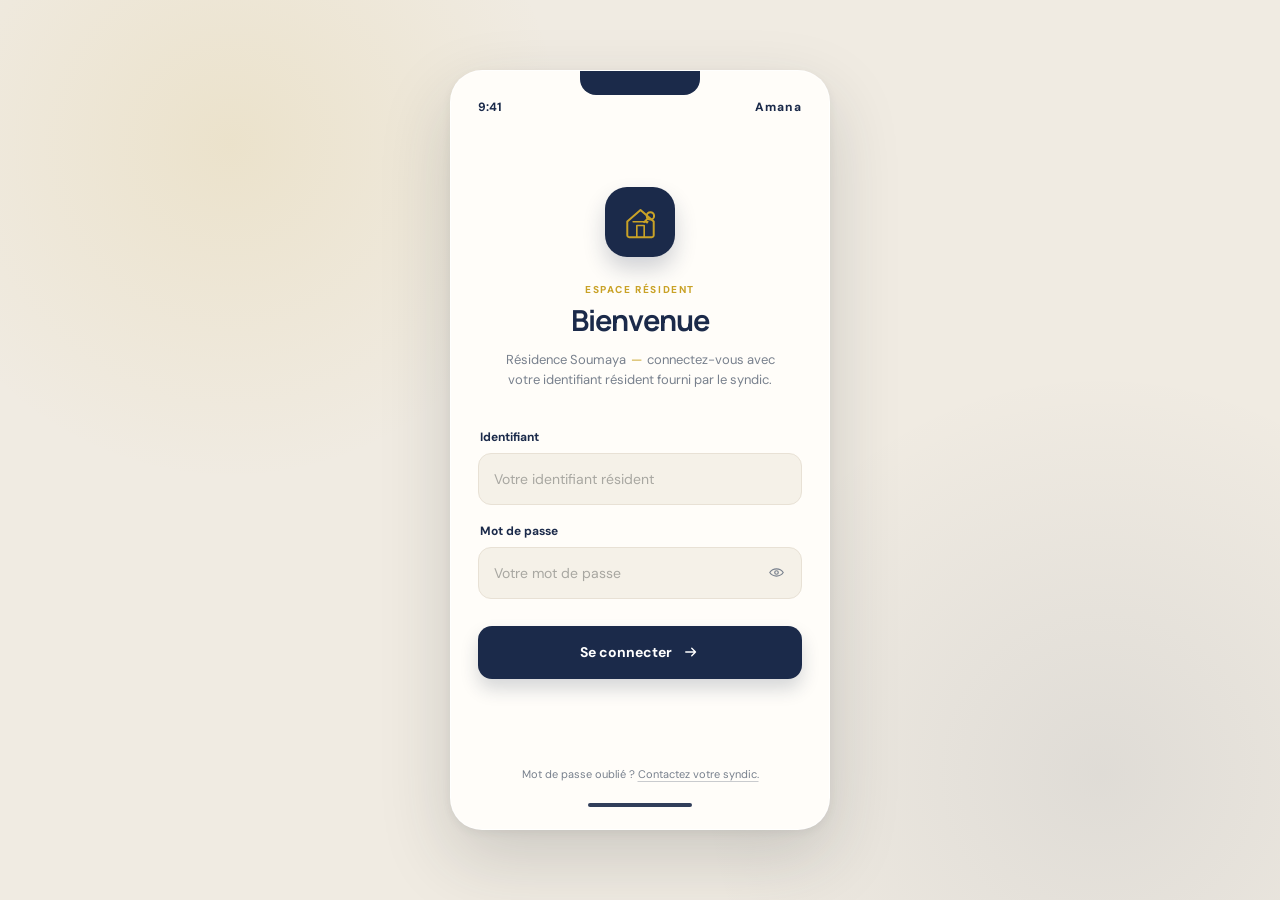
<file: pwa/index.html>
<!doctype html>
<html lang="fr">
<head>
  <meta charset="utf-8">
  <meta name="viewport" content="width=device-width, initial-scale=1, viewport-fit=cover">
  <meta name="theme-color" content="#f0ebe2">
  <meta name="description" content="Connexion à l'espace résident Amana">
  <title>Amana | Connexion</title>
  <link rel="preconnect" href="https://fonts.googleapis.com">
  <link rel="preconnect" href="https://fonts.gstatic.com" crossorigin>
  <link href="https://fonts.googleapis.com/css2?family=DM+Sans:wght@400;500;600;700&family=Manrope:wght@700;800&display=swap" rel="stylesheet">
  <link rel="stylesheet" href="styles.css">
</head>
<body>
  <main class="stage">
    <section class="phone" aria-label="Connexion à Amana">
      <div class="phone__topbar">
        <span class="phone__time">9:41</span>
        <span class="phone__brand">Amana</span>
      </div>

      <div class="login-content">
        <div class="app-mark" aria-hidden="true">
          <svg viewBox="0 0 64 64" role="img">
            <path class="mark-house" d="M14 30.5 32 15l18 15.5v19a2.5 2.5 0 0 1-2.5 2.5h-31a2.5 2.5 0 0 1-2.5-2.5v-19Z"/>
            <path class="mark-door" d="M27 52V36h10v16M22 31h20"/>
            <circle class="mark-key" cx="45.5" cy="23" r="5"/>
            <path class="mark-key" d="m42 26.5-5 5m1.7-1.7 2.2 2.2"/>
          </svg>
        </div>

        <header class="welcome">
          <p class="eyebrow">ESPACE RÉSIDENT</p>
          <h1>Bienvenue</h1>
          <p>Résidence Soumaya <span class="divider">—</span> connectez-vous avec votre identifiant résident fourni par le syndic.</p>
        </header>

        <form class="login-form" id="login-form" novalidate>
          <label class="field">
            <span>Identifiant</span>
            <input id="identifiant" name="identifiant" type="text" autocomplete="username" placeholder="Votre identifiant résident" required>
          </label>

          <label class="field">
            <span>Mot de passe</span>
            <div class="password-wrap">
              <input id="mot-de-passe" name="mot_de_passe" type="password" autocomplete="current-password" placeholder="Votre mot de passe" required>
              <button class="password-toggle" id="password-toggle" type="button" aria-label="Afficher le mot de passe" title="Afficher le mot de passe">
                <svg viewBox="0 0 24 24" aria-hidden="true"><path d="M2.5 12s3.4-5 9.5-5 9.5 5 9.5 5-3.4 5-9.5 5-9.5-5-9.5-5Z"/><circle cx="12" cy="12" r="2.5"/></svg>
              </button>
            </div>
          </label>

          <button class="submit-button" type="submit">
            <span>Se connecter</span>
            <svg viewBox="0 0 24 24" aria-hidden="true"><path d="M5 12h13m-5-5 5 5-5 5"/></svg>
          </button>
          <p class="form-status" id="form-status" role="status" aria-live="polite"></p>
        </form>

        <p class="help">Mot de passe oublié ? <a href="mailto:syndic@syndic.local">Contactez votre syndic.</a></p>
      </div>

      <div class="home-indicator" aria-hidden="true"></div>
    </section>
  </main>
  <script src="app.js"></script>
</body>
</html>
</file>
<file: pwa/styles.css>
:root {
  --navy: #1b2a4a;
  --navy-soft: #304364;
  --gold: #c9a227;
  --cream: #f5f1e8;
  --sand: #f0ebe2;
  --ink-muted: #78808d;
  --line: #e8e1d5;
  --white: #fffdf9;
  --danger: #a6493d;
  color: var(--navy);
  font-family: "DM Sans", sans-serif;
  font-synthesis: none;
}

* { box-sizing: border-box; }

body {
  margin: 0;
  min-width: 320px;
  min-height: 100vh;
  background:
    radial-gradient(circle at 18% 16%, rgba(201, 162, 39, .12), transparent 26%),
    radial-gradient(circle at 86% 86%, rgba(27, 42, 74, .08), transparent 30%),
    var(--sand);
}

button, input { font: inherit; }
button { cursor: pointer; }

.stage {
  min-height: 100vh;
  display: grid;
  place-items: center;
  padding: 24px;
}

.phone {
  position: relative;
  width: min(100%, 380px);
  min-height: min(820px, calc(100vh - 48px));
  overflow: hidden;
  display: flex;
  flex-direction: column;
  padding: 28px 27px 22px;
  border: 1px solid rgba(255, 255, 255, .85);
  border-radius: 32px;
  background: var(--white);
  box-shadow: 0 28px 70px rgba(40, 44, 51, .18), 0 3px 10px rgba(40, 44, 51, .06);
}

.phone::before {
  content: "";
  position: absolute;
  top: 0;
  left: 50%;
  width: 120px;
  height: 24px;
  transform: translateX(-50%);
  border-radius: 0 0 16px 16px;
  background: var(--navy);
}

.phone__topbar {
  position: relative;
  z-index: 1;
  display: flex;
  justify-content: space-between;
  align-items: center;
  margin-bottom: 72px;
  font-size: 12px;
  font-weight: 700;
  letter-spacing: .01em;
}

.phone__time { font-variant-numeric: tabular-nums; }
.phone__brand { font-weight: 800; letter-spacing: .08em; }

.login-content { display: flex; flex: 1; flex-direction: column; }

.app-mark {
  width: 70px;
  height: 70px;
  display: grid;
  place-items: center;
  margin: 0 auto 26px;
  border-radius: 22px;
  background: var(--navy);
  box-shadow: 0 12px 22px rgba(27, 42, 74, .2);
}

.app-mark svg { width: 47px; height: 47px; }
.mark-house, .mark-key { fill: none; stroke: var(--gold); stroke-linecap: round; stroke-linejoin: round; stroke-width: 2.7; }
.mark-door { fill: none; stroke: var(--gold); stroke-linecap: round; stroke-linejoin: round; stroke-width: 2.2; }

.welcome { text-align: center; }
.eyebrow { margin: 0 0 8px; color: var(--gold); font-size: 10px; font-weight: 800; letter-spacing: .16em; }
h1 { margin: 0; color: var(--navy); font-family: Manrope, sans-serif; font-size: 29px; letter-spacing: -.03em; line-height: 1.15; }
.welcome > p:last-child { max-width: 300px; margin: 13px auto 0; color: var(--ink-muted); font-size: 13px; line-height: 1.55; }
.divider { padding: 0 2px; color: var(--gold); }

.login-form { margin-top: 38px; }
.field { display: block; margin-bottom: 18px; }
.field > span { display: block; margin: 0 0 8px 2px; color: var(--navy); font-size: 12px; font-weight: 700; }
.field input { width: 100%; height: 52px; border: 1px solid var(--line); border-radius: 13px; outline: none; padding: 0 15px; color: var(--navy); background: var(--cream); font-size: 14px; transition: border-color .2s, box-shadow .2s, background .2s; }
.field input::placeholder { color: #a8a7a1; }
.field input:focus { border-color: var(--navy); background: #fffdf9; box-shadow: 0 0 0 4px rgba(27, 42, 74, .08); }
.password-wrap { position: relative; }
.password-wrap input { padding-right: 48px; }
.password-toggle { position: absolute; top: 50%; right: 10px; width: 32px; height: 32px; transform: translateY(-50%); display: grid; place-items: center; border: 0; border-radius: 9px; color: var(--ink-muted); background: transparent; }
.password-toggle:hover, .password-toggle:focus-visible { color: var(--navy); background: rgba(27, 42, 74, .07); outline: none; }
.password-toggle svg { width: 17px; fill: none; stroke: currentColor; stroke-width: 1.7; stroke-linecap: round; stroke-linejoin: round; }

.submit-button { width: 100%; height: 53px; display: flex; justify-content: center; align-items: center; gap: 10px; margin-top: 27px; border: 0; border-radius: 14px; color: #fff; background: var(--navy); font-size: 14px; font-weight: 700; box-shadow: 0 10px 18px rgba(27, 42, 74, .18); transition: transform .2s, background .2s, box-shadow .2s; }
.submit-button svg { width: 18px; fill: none; stroke: currentColor; stroke-linecap: round; stroke-linejoin: round; stroke-width: 1.8; }
.submit-button:hover { background: var(--navy-soft); box-shadow: 0 13px 24px rgba(27, 42, 74, .23); transform: translateY(-1px); }
.submit-button:active { transform: translateY(0); }
.submit-button:disabled { cursor: wait; opacity: .7; }
.form-status { min-height: 18px; margin: 12px 0 0; color: var(--danger); font-size: 12px; text-align: center; }
.form-status.success { color: #47785f; }
.help { margin: auto 0 0; padding-top: 35px; color: var(--ink-muted); font-size: 11px; text-align: center; }
.help a { color: inherit; text-decoration: underline; text-decoration-color: rgba(120, 128, 141, .4); text-underline-offset: 3px; }
.help a:hover { color: var(--navy); }
.home-indicator { width: 104px; height: 4px; margin: 22px auto 0; border-radius: 99px; background: var(--navy); opacity: .9; }

@media (max-height: 700px) {
  .phone { min-height: 100vh; border-radius: 0; }
  .phone__topbar { margin-bottom: 38px; }
  .app-mark { margin-bottom: 17px; }
  .login-form { margin-top: 25px; }
}

@media (min-width: 700px) {
  .phone { min-height: 760px; }
}
</file>
